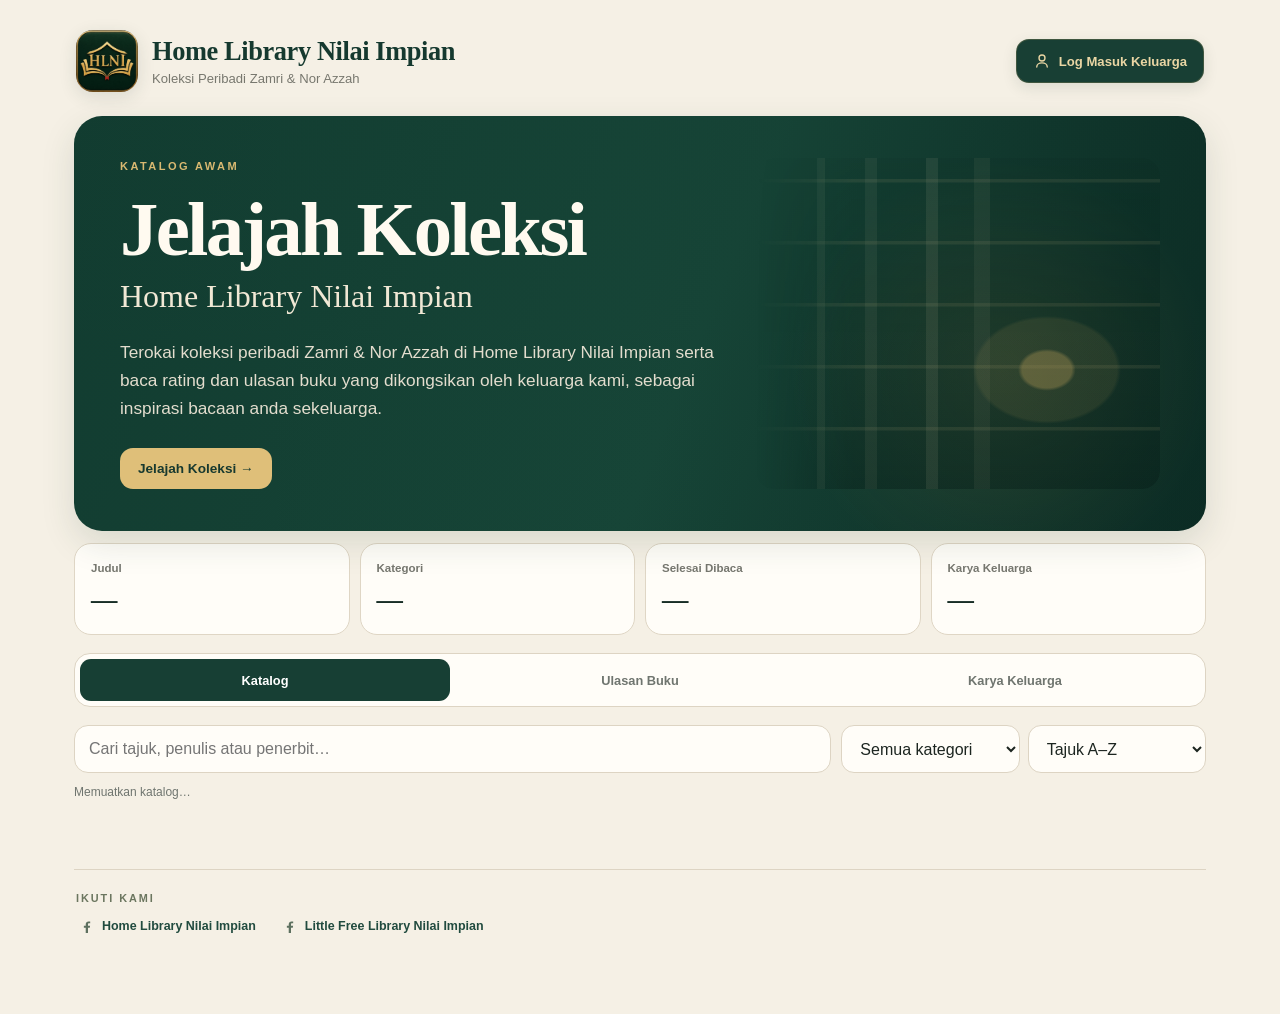
<file: index.html>
<!doctype html>
<html lang="ms">
<head>
  <meta charset="utf-8">
  <meta name="viewport" content="width=device-width,initial-scale=1,viewport-fit=cover">
  <meta name="theme-color" content="#1f3b32">
  <title>Katalog Awam · Home Library Nilai Impian</title>
  <meta name="description" content="Katalog awam Koleksi Peribadi Zamri & Nor Azzah">

  <!-- v2.0.0: if Supabase recovery falls back to the public Site URL,
       reroute it to family.html BEFORE public.js can consume the auth hash. -->
  <script src="./hlni-auth-recovery-router.js?v=2.0.0"></script>

  <link rel="manifest" href="./manifest.webmanifest?v=9.0.0">
  <link rel="icon" href="./assets/favicon-v9.ico?v=9.0.0" sizes="any">
  <link rel="icon" type="image/png" sizes="32x32" href="./assets/favicon-32-v9.png?v=9.0.0">
  <link rel="apple-touch-icon" sizes="180x180" href="./assets/icon-180-v9.png?v=9.0.0">
  <link rel="stylesheet" href="./styles.css?v=6.2.0">
  <link rel="stylesheet" href="./final-v8.css?v=8.0.1">
  <link rel="stylesheet" href="./hlni-v8-5.css?v=8.6.0">
  <link rel="stylesheet" href="./hlni-location.css?v=1.0.0">

  <style>
    /* V8.6.2 — Public synopsis spacing */
    .public-synopsis-section {
      margin-top: 22px;
    }

    .public-synopsis-section .eyebrow {
      margin-bottom: 12px;
    }
  </style>
</head>
<body class="public-body public-v8">
  <div class="public-shell public-shell-v8">
    <header class="public-header public-header-v8">
      <div class="public-brand public-brand-v8">
        <img class="public-logo" src="./assets/logo-main.jpeg?v=9.0.0" alt="Home Library Nilai Impian">
        <div>
          <h1>Home Library Nilai Impian</h1>
          <p>Koleksi Peribadi Zamri &amp; Nor Azzah</p>
        </div>
      </div>
      <a class="public-login public-login-v8" href="./family.html" aria-label="Log Masuk Keluarga">
        <svg viewBox="0 0 24 24" aria-hidden="true"><path d="M12 12a4 4 0 1 0 0-8 4 4 0 0 0 0 8Zm-7 8c0-3.1 3.1-5.5 7-5.5s7 2.4 7 5.5" fill="none" stroke="currentColor" stroke-width="1.8" stroke-linecap="round"/></svg>
        <span>Log Masuk Keluarga</span>
      </a>
    </header>

    <section class="public-hero public-hero-v8" aria-labelledby="public-hero-title">
      <div class="public-hero-copy-v8">
        <p class="public-hero-eyebrow">KATALOG AWAM</p>
        <h1 id="public-hero-title">Jelajah Koleksi</h1>
        <h2>Home Library Nilai Impian</h2>
        <p class="public-hero-body">Terokai koleksi peribadi Zamri &amp; Nor Azzah di Home Library Nilai Impian serta baca rating dan ulasan buku yang dikongsikan oleh keluarga kami, sebagai inspirasi bacaan anda sekeluarga.</p>
        <div class="public-hero-actions">
          <button id="public-cta-browse" class="public-cta public-cta-primary" type="button">Jelajah Koleksi <span aria-hidden="true">→</span></button>
        </div>
      </div>
      <div class="public-hero-atmosphere" aria-hidden="true"></div>
    </section>

    <section class="public-stats public-stats-v8" aria-label="Ringkasan koleksi">
      <article class="stat-card public-stat-card"><span class="stat-label">Judul</span><strong id="public-stat-titles">—</strong></article>
      <article class="stat-card public-stat-card"><span class="stat-label">Kategori</span><strong id="public-stat-categories">—</strong></article>
      <article class="stat-card public-stat-card"><span class="stat-label">Selesai Dibaca</span><strong id="public-stat-reads">—</strong></article>
      <article class="stat-card public-stat-card"><span class="stat-label">Karya Keluarga</span><strong id="public-stat-family-works">—</strong></article>
    </section>

    <nav id="public-section-nav" class="public-section-nav public-section-nav-v8" aria-label="Menu awam">
      <button class="public-section-btn active" data-public-view="catalogue" type="button">Katalog</button>
      <button class="public-section-btn" data-public-view="reviews" type="button">Ulasan Buku</button>
      <button class="public-section-btn" data-public-view="familyworks" type="button">Karya Keluarga</button>
    </nav>

    <section id="public-view-catalogue" class="public-content-section">
      <div class="public-search-panel public-search-panel-v8">
        <input id="public-search" type="search" autocomplete="off" placeholder="Cari tajuk, penulis atau penerbit…">
        <div class="public-filter-grid">
          <select id="public-category" aria-label="Pilih kategori"><option value="">Semua kategori</option></select>
          <select id="public-sort" aria-label="Susun mengikut">
            <option value="TITLE_ASC">Tajuk A–Z</option>
            <option value="TITLE_DESC">Tajuk Z–A</option>
            <option value="NEWEST">Terbaru Ditambah</option>
          </select>
        </div>
      </div>
      <p class="public-note" id="public-meta">Memuatkan katalog…</p>
      <div id="public-grid" class="public-grid"></div>
      <div class="public-load-more"><button id="public-load-more" class="btn btn-secondary hidden" type="button">Muat Lagi</button></div>
    </section>

    <section id="public-view-reviews" class="public-content-section hidden">
      <div class="public-section-heading compact-public-heading">
        <h2>Ulasan Buku</h2>
      </div>
      <div class="public-reading-toolbar public-review-toolbar-v8">
        <div class="review-search-sort-row public-review-search-sort-row">
          <input id="public-reading-search" type="search" autocomplete="off" placeholder="Cari tajuk, penulis atau pengulas…">
          <select id="public-reading-sort" class="review-date-sort" aria-label="Susun ulasan mengikut tarikh habis baca">
            <option value="FINISHED_DESC">Tarikh Habis Baca — Terbaru</option>
            <option value="FINISHED_ASC">Tarikh Habis Baca — Terlama</option>
          </select>
        </div>
        <div class="filter-row star-filter-row compact-star-filters" aria-label="Tapis ulasan ikut rating">
          <button class="pill active" data-public-review-rating="" type="button">Semua</button>
          <button class="pill star-filter" data-public-review-rating="5" type="button">5★</button>
          <button class="pill star-filter" data-public-review-rating="4" type="button">4★</button>
          <button class="pill star-filter" data-public-review-rating="3" type="button">3★</button>
          <button class="pill star-filter" data-public-review-rating="2" type="button">2★</button>
          <button class="pill star-filter" data-public-review-rating="1" type="button">1★</button>
        </div>
      </div>
      <p class="public-note" id="public-reading-meta">Memuatkan ulasan…</p>
      <div id="public-reading-list" class="public-reading-list"></div>
    </section>

    <section id="public-view-familyworks" class="public-content-section hidden">
      <div class="public-section-heading compact-public-heading">
        <h2>Karya Keluarga</h2>
      </div>
      <p class="public-note" id="public-familyworks-meta">Memuatkan karya keluarga…</p>
      <div id="public-familyworks-grid" class="public-grid"></div>
    </section>

    <footer class="public-social-footer" aria-label="Media sosial Home Library Nilai Impian">
      <p class="eyebrow">IKUTI KAMI</p>
      <div class="public-social-links">
        <a href="https://facebook.com/homelibrarynilaiimpian" target="_blank" rel="noopener noreferrer" aria-label="Facebook Home Library Nilai Impian, buka di tab baharu">
          <svg viewBox="0 0 24 24" aria-hidden="true"><path d="M13.5 21v-8h2.7l.4-3h-3.1V8.1c0-.9.3-1.6 1.6-1.6h1.7V3.8c-.3 0-1.3-.1-2.5-.1-2.5 0-4.2 1.5-4.2 4.3v2h-2.8v3h2.8v8h3.4Z" fill="currentColor"/></svg>
          <span>Home Library Nilai Impian</span>
        </a>
        <a href="https://facebook.com/littlefreelibrarynilaiimpian" target="_blank" rel="noopener noreferrer" aria-label="Facebook Little Free Library Nilai Impian, buka di tab baharu">
          <svg viewBox="0 0 24 24" aria-hidden="true"><path d="M13.5 21v-8h2.7l.4-3h-3.1V8.1c0-.9.3-1.6 1.6-1.6h1.7V3.8c-.3 0-1.3-.1-2.5-.1-2.5 0-4.2 1.5-4.2 4.3v2h-2.8v3h2.8v8h3.4Z" fill="currentColor"/></svg>
          <span>Little Free Library Nilai Impian</span>
        </a>
      </div>
    </footer>
  </div>

  <dialog id="public-book-dialog" class="public-dialog">
    <div class="dialog-head"><button id="public-close-dialog" class="icon-btn" type="button">×</button></div>
    <div id="public-book-detail" class="public-detail"></div>
  </dialog>

  <script type="module" src="./public.js?v=8.6.0"></script>
  <script type="module" src="./hlni-v8-3.js?v=8.5.0"></script>
  <script type="module" src="./hlni-location-public.js?v=1.0.0"></script>
</body>
</html>
</file>
<file: styles.css>
:root{--bg:#f4f0e7;--surface:#fffdf8;--surface2:#ebe4d6;--ink:#1c2520;--muted:#6f756f;--green:#1f3b32;--green2:#315548;--burgundy:#6c2d34;--gold:#c3a66c;--line:#ded6c6;--shadow:0 10px 30px rgba(31,59,50,.08);--radius:20px}
*{box-sizing:border-box}html{background:var(--bg)}body{margin:0;font-family:-apple-system,BlinkMacSystemFont,"Segoe UI",Roboto,Helvetica,Arial,sans-serif;background:radial-gradient(circle at 80% -10%,rgba(195,166,108,.22),transparent 30rem),var(--bg);color:var(--ink);min-height:100vh}button,input,textarea,select{font:inherit}button{cursor:pointer}a{color:inherit}.hidden{display:none!important}.muted{color:var(--muted)}.tiny{font-size:.78rem;line-height:1.5}.eyebrow{font-size:.68rem;font-weight:800;letter-spacing:.18em;margin:0 0 .45rem;color:var(--green2)}.eyebrow.light{color:#d9cfb9}h1,h2,h3{font-family:Georgia,"Times New Roman",serif;margin:.1rem 0;font-weight:600}h1{font-size:clamp(2rem,7vw,3.4rem);line-height:1.02}h2{font-size:1.8rem}h3{font-size:1.5rem}
.auth-screen{min-height:100svh;display:grid;place-items:center;padding:24px}.auth-card{width:min(100%,440px);background:rgba(255,253,248,.92);border:1px solid rgba(222,214,198,.8);border-radius:28px;padding:32px;box-shadow:var(--shadow)}.brand-mark{width:78px;height:78px;border-radius:21px;overflow:hidden;margin-bottom:26px;box-shadow:0 6px 16px rgba(31,59,50,.16)}.brand-mark img{width:100%;height:100%;display:block;object-fit:cover}.auth-copy{line-height:1.65;margin:14px 0 26px}.public-entry{margin:22px 0 15px;text-decoration:none;border:1px solid var(--line);background:var(--surface2);border-radius:16px;padding:12px 14px;display:grid;grid-template-columns:auto 1fr auto;gap:10px;align-items:center;color:var(--green)}.public-entry strong,.public-entry small{display:block}.public-entry small{color:var(--muted);margin-top:3px;font-size:.72rem;line-height:1.4}
.form-stack{display:grid;gap:16px}.form-stack label{display:grid;gap:7px}.form-stack label>span,.review-form label>span{font-size:.82rem;font-weight:700;color:#4e554f}input,textarea,select{width:100%;border:1px solid var(--line);background:#fff;color:var(--ink);border-radius:13px;padding:13px 14px;outline:none;transition:.18s ease}input:focus,textarea:focus,select:focus{border-color:var(--green2);box-shadow:0 0 0 3px rgba(49,85,72,.1)}input:disabled{background:#eeeae1;color:#7b7b73}.btn{border:0;border-radius:13px;padding:13px 16px;font-weight:800;text-align:center}.btn-primary{background:var(--green);color:#fff}.btn-secondary{background:var(--surface2);color:var(--green)}.btn-danger{background:#f5e3e3;color:#8b2d36}.btn-link{text-decoration:none;display:block}.link-btn{border:0;background:transparent;color:var(--green2);font-weight:800;padding:3px 4px;text-align:center}
.app-shell{max-width:980px;margin:0 auto;padding-bottom:100px}.topbar{position:sticky;top:0;z-index:20;display:flex;align-items:center;justify-content:space-between;padding:16px 18px 12px;background:rgba(244,240,231,.88);backdrop-filter:blur(14px);border-bottom:1px solid rgba(222,214,198,.5)}.topbar-brand{display:flex;align-items:center;gap:12px}.topbar-logo{width:42px;height:42px;border-radius:12px;display:block;object-fit:cover;box-shadow:0 4px 12px rgba(31,59,50,.12)}.topbar h2{font-size:1.55rem}.profile-chip{width:42px;height:42px;border-radius:50%;border:0;background:var(--green);color:#fff;display:grid;place-items:center;font-weight:900}.main-content{padding:18px}.view{animation:fade .18s ease}@keyframes fade{from{opacity:.4;transform:translateY(4px)}to{opacity:1;transform:none}}
.hero-card{background:linear-gradient(135deg,var(--green),#28493e);color:#f8f1df;padding:26px;border-radius:26px;min-height:220px;display:flex;justify-content:space-between;align-items:flex-end;box-shadow:var(--shadow);overflow:hidden;gap:18px}.hero-card p:last-child{margin:.7rem 0 0;color:#e5dbc6}.hero-logo-wrap{display:flex;align-items:flex-end;justify-content:flex-end;min-width:120px}.hero-logo{width:min(34vw,180px);height:auto;display:block;filter:drop-shadow(0 10px 24px rgba(0,0,0,.25));border-radius:22px}.stats-grid{display:grid;grid-template-columns:repeat(3,1fr);gap:10px;margin:14px 0 28px}.stats-grid-four{grid-template-columns:repeat(4,1fr)}.stat-card{background:var(--surface);border:1px solid var(--line);border-radius:17px;padding:15px;min-height:92px}.stat-card strong{display:block;font-size:1.65rem;font-family:Georgia,serif;margin-top:10px}.stat-label{font-size:.75rem;color:var(--muted);font-weight:700}
.section-heading{display:flex;align-items:end;justify-content:space-between;gap:12px;margin:18px 2px 12px}.section-heading.standalone{align-items:start;margin-top:4px;margin-bottom:18px}.section-heading p{margin:.35rem 0 0;line-height:1.5}.text-btn{border:0;background:transparent;color:var(--green);font-weight:800;padding:8px}.panel{background:var(--surface);border:1px solid var(--line);border-radius:22px;padding:18px;box-shadow:0 4px 16px rgba(31,59,50,.03)}
.book-list{display:grid;gap:10px}.book-row{width:100%;border:1px solid var(--line);background:var(--surface);border-radius:18px;padding:11px;display:grid;grid-template-columns:56px 1fr auto;gap:13px;align-items:center;text-align:left}.book-cover{width:56px;height:76px;border-radius:8px;background:#dcd5c5;object-fit:cover;display:block}.cover-placeholder{display:grid;place-items:center;color:#777064;font-family:Georgia,serif;font-size:.85rem;font-weight:700}.book-main{min-width:0}.book-title{font-family:Georgia,serif;font-weight:700;font-size:1rem;line-height:1.25;margin-bottom:5px}.book-sub{font-size:.78rem;color:var(--muted);white-space:nowrap;overflow:hidden;text-overflow:ellipsis;line-height:1.55}.chev{color:#948e83;font-size:1.4rem;padding:4px}.status{display:inline-flex;align-items:center;font-size:.65rem;font-weight:900;letter-spacing:.05em;padding:4px 7px;border-radius:999px;margin-top:5px;background:#e6efe9;color:#315548}.status.BORROWED{background:#f1e8d5;color:#80652b}.status.MISSING,.status.REPAIR{background:#f5e1e1;color:#8a3037}.mini-categories,.category-chips{display:flex;gap:5px;flex-wrap:wrap;margin:6px 0}.mini-categories span,.category-chips span{font-size:.62rem;font-weight:800;padding:3px 7px;border-radius:999px;background:#f2ead9;color:#6f592e}.category-chips{margin:9px 0 5px}.category-chips span{font-size:.7rem;padding:5px 8px}
.search-wrap{position:sticky;top:81px;z-index:10;background:var(--bg);padding:2px 0 10px}.search-wrap input{border-radius:16px;padding:14px 16px;box-shadow:0 6px 16px rgba(31,59,50,.04)}.catalogue-controls{display:grid;gap:8px}.filter-row{display:flex;gap:8px;overflow:auto;padding-bottom:3px}.pill{flex:none;border:1px solid var(--line);background:var(--surface);border-radius:999px;padding:8px 13px;font-size:.78rem;font-weight:800;color:var(--muted)}.pill.active{background:var(--green);color:#fff;border-color:var(--green)}.category-filter{background:var(--surface);font-weight:700;color:var(--green);padding:10px 12px}.catalogue-meta{font-size:.78rem;margin:9px 2px 12px}
.two-col{grid-template-columns:1fr 1fr}.two-col .full{grid-column:1/-1}.action-row{display:flex;gap:9px;flex-wrap:wrap}.action-row .btn{flex:1;min-width:140px}hr{border:0;border-top:1px solid var(--line);width:100%;margin:8px 0}.activity-list{display:grid;gap:10px}.activity-row{background:var(--surface);border:1px solid var(--line);border-radius:16px;padding:14px;display:grid;grid-template-columns:38px 1fr;gap:11px}.activity-dot{width:38px;height:38px;border-radius:12px;background:var(--surface2);display:grid;place-items:center;font-weight:900;color:var(--green)}.activity-row strong{font-size:.87rem}.activity-row p{font-size:.78rem;color:var(--muted);margin:4px 0 0;line-height:1.5}
.reading-feed{display:grid;gap:9px}.reading-feed-row{border:1px solid var(--line);background:var(--surface);border-radius:17px;padding:10px;display:grid;grid-template-columns:42px 1fr auto;gap:10px;text-align:left;align-items:center}.reading-cover{width:42px;height:56px;border-radius:7px;object-fit:cover;background:#ded6c6}.reading-feed-row strong{font-size:.82rem}.reading-feed-row p{margin:4px 0 0;color:var(--muted);font-size:.76rem;line-height:1.45}.stars{color:#a47a24;letter-spacing:.04em}
.scanner-panel{margin-bottom:14px}.scanner-head{display:flex;justify-content:space-between;gap:12px;align-items:start}.scanner-badge{font-size:.65rem;font-weight:900;letter-spacing:.08em;border-radius:999px;padding:6px 8px;background:#e8dfc7;color:#6f592e}.isbn-action-row{display:grid;grid-template-columns:1fr auto auto;gap:8px;margin-top:14px}.isbn-reader{margin-top:14px;border-radius:18px;overflow:hidden;background:#111}.isbn-reader video{border-radius:16px}.metadata-status{margin-top:10px;line-height:1.5}
.bottom-nav{position:fixed;z-index:30;bottom:0;left:50%;transform:translateX(-50%);width:min(100%,980px);display:grid;grid-template-columns:repeat(5,1fr);background:rgba(255,253,248,.96);backdrop-filter:blur(18px);border-top:1px solid var(--line);padding:8px max(8px,env(safe-area-inset-right)) calc(8px + env(safe-area-inset-bottom)) max(8px,env(safe-area-inset-left))}.nav-btn{border:0;background:transparent;color:#8a8d88;display:grid;gap:3px;place-items:center;font-size:.65rem;padding:6px 4px;font-weight:700}.nav-btn.active{color:var(--green)}.nav-icon{font-size:1.35rem;line-height:1}.add-nav{transform:translateY(-14px)}.nav-plus{width:46px;height:46px;border-radius:50%;background:var(--green);color:#fff;display:grid;place-items:center;font-size:1.8rem;box-shadow:0 8px 18px rgba(31,59,50,.23)}
.book-dialog{border:0;border-radius:24px 24px 0 0;width:min(100%,680px);max-width:none;max-height:90svh;margin:auto auto 0;padding:0;background:var(--surface);color:var(--ink);box-shadow:0 -14px 40px rgba(0,0,0,.15)}.book-dialog::backdrop{background:rgba(18,27,23,.45);backdrop-filter:blur(2px)}.dialog-head{position:sticky;top:0;z-index:2;display:flex;justify-content:flex-end;align-items:center;padding:12px 14px 8px;background:linear-gradient(var(--surface),rgba(255,253,248,.94))}.edit-dialog .dialog-head{justify-content:space-between;padding:18px 20px 8px}.icon-btn{width:38px;height:38px;border-radius:50%;border:0;background:var(--surface2);color:var(--ink);font-size:1.35rem}.detail-wrap{padding:0 20px 28px}.detail-top{display:grid;grid-template-columns:92px 1fr;gap:17px;align-items:start}.detail-cover{width:92px;height:128px;border-radius:10px;object-fit:cover;background:#ded6c6}.detail-title{font-size:1.55rem;line-height:1.1;margin-top:6px}.detail-author{color:var(--muted);margin:.5rem 0;line-height:1.45}.book-description{margin-top:18px;padding:14px;border-radius:15px;background:var(--surface2);font-size:.86rem;line-height:1.65;white-space:pre-line}.detail-grid{display:grid;grid-template-columns:1fr 1fr;gap:1px;background:var(--line);border:1px solid var(--line);border-radius:16px;overflow:hidden;margin-top:20px}.detail-item{background:var(--surface);padding:12px}.detail-item span{display:block;font-size:.68rem;color:var(--muted);font-weight:800;text-transform:uppercase;letter-spacing:.06em}.detail-item strong{display:block;font-size:.86rem;margin-top:5px;word-break:break-word}.detail-actions{display:flex;gap:8px;margin-top:18px}.detail-actions .btn{flex:1}.detail-note{margin-top:14px}.dialog-form{padding:12px 20px 28px}
.review-section{margin-top:28px;padding-top:22px;border-top:1px solid var(--line)}.review-title{display:flex;justify-content:space-between;align-items:end;margin-bottom:12px}.reviews-list{display:grid;gap:9px}.review-card{border:1px solid var(--line);border-radius:16px;padding:13px;background:#fff}.review-card.my-review{border-color:#c3a66c;background:#fffaf0}.review-card-head{display:flex;align-items:center;justify-content:space-between;gap:8px}.review-card p{font-size:.84rem;line-height:1.55;margin:8px 0}.review-card small{font-size:.7rem;color:var(--muted)}.reading-badge{font-size:.62rem;font-weight:900;border-radius:999px;padding:5px 7px;background:#ede8de;color:#5e625f}.reading-badge.READING{background:#e4efe9;color:#315548}.reading-badge.READ{background:#e8dfc7;color:#6b5422}.reading-badge.DNF{background:#f2e2e2;color:#84363c}.review-form{margin-top:13px;box-shadow:none}.review-form-grid{display:grid;grid-template-columns:1fr 1fr;gap:12px;margin:14px 0}.review-form-grid label{display:grid;gap:7px}.review-form-grid .full{grid-column:1/-1}
.empty{padding:34px 20px;text-align:center;border:1px dashed var(--line);border-radius:18px;color:var(--muted)}.empty.compact{padding:20px 14px;font-size:.8rem}.toast{position:fixed;z-index:100;top:18px;left:50%;transform:translate(-50%,-20px);background:#17261f;color:#fff;padding:11px 15px;border-radius:999px;opacity:0;pointer-events:none;transition:.2s;box-shadow:var(--shadow);font-size:.8rem;font-weight:700;max-width:90vw;text-align:center}.toast.show{opacity:1;transform:translate(-50%,0)}.toast.error{background:#8a3037}
.archive-back{margin:0 0 14px}.archive-list{display:grid;gap:12px}.archive-card{background:var(--surface);border:1px solid var(--line);border-radius:18px;padding:12px;display:grid;grid-template-columns:56px 1fr;gap:13px}.archive-card .book-cover{grid-row:1/3}.archive-main{min-width:0}.archive-meta{font-size:.76rem;color:var(--muted);margin-top:5px;line-height:1.5}.archive-actions{grid-column:2;display:flex;gap:8px;flex-wrap:wrap}.archive-actions .btn{padding:9px 12px;font-size:.76rem}.btn-delete-permanent{background:#8a3037;color:#fff}
/* Public visitor site */
.public-body{min-height:100svh}.public-shell{max-width:1120px;margin:0 auto;padding:18px 18px 60px}.public-header{display:flex;align-items:center;justify-content:space-between;gap:16px;padding:10px 0 22px}.public-brand{display:flex;align-items:center;gap:12px}.public-logo{width:58px;height:58px;border-radius:16px;object-fit:cover}.public-brand h1{font-size:1.35rem}.public-brand p{margin:3px 0 0;color:var(--muted);font-size:.75rem}.public-login{white-space:nowrap;text-decoration:none}.public-hero{background:linear-gradient(135deg,var(--green),#28493e);color:#fff8e9;border-radius:26px;padding:28px;display:grid;grid-template-columns:1.6fr .8fr;gap:20px;align-items:end}.public-hero p{color:#e2d9c5;line-height:1.6}.public-hero-logo{width:min(100%,190px);justify-self:end;border-radius:24px}.public-stats{display:grid;grid-template-columns:repeat(4,1fr);gap:10px;margin:12px 0 22px}.public-search-panel{position:sticky;top:0;z-index:10;padding:12px 0;background:rgba(244,240,231,.93);backdrop-filter:blur(12px);display:grid;grid-template-columns:1fr minmax(190px,260px);gap:10px}.public-grid{display:grid;grid-template-columns:repeat(3,1fr);gap:12px}.public-book-card{border:1px solid var(--line);background:var(--surface);border-radius:18px;padding:12px;text-align:left;display:grid;grid-template-columns:72px 1fr;gap:12px;min-height:120px}.public-cover{width:72px;height:100px;border-radius:9px;object-fit:cover;background:#ddd4c2}.public-book-card h3{font-size:1rem;line-height:1.25}.public-book-card p{margin:5px 0;color:var(--muted);font-size:.76rem;line-height:1.45}.public-card-meta{font-size:.7rem;color:#6f592e}.public-card-rating{font-size:.75rem;margin-top:7px}.public-load-more{display:flex;justify-content:center;margin-top:18px}.public-note{font-size:.75rem;color:var(--muted);margin:10px 0 16px;line-height:1.5}.public-dialog{border:0;border-radius:24px;width:min(calc(100% - 24px),620px);padding:0;background:var(--surface);color:var(--ink)}.public-dialog::backdrop{background:rgba(18,27,23,.48)}.public-detail{padding:0 20px 24px}
.brand-mark img,.topbar-logo,.hero-logo,.public-logo,.public-hero-logo{image-rendering:auto;-webkit-font-smoothing:antialiased;transform:translateZ(0)}
@media (min-width:720px){.main-content{padding:26px}.book-list{grid-template-columns:1fr 1fr}.auth-card{padding:40px}}
@media (max-width:820px){.stats-grid-four,.public-stats{grid-template-columns:repeat(2,1fr)}.public-grid{grid-template-columns:repeat(2,1fr)}}
@media (max-width:620px){.two-col{grid-template-columns:1fr}.two-col .full{grid-column:auto}.hero-card{min-height:205px;padding:22px}.hero-logo{width:120px}.isbn-action-row{grid-template-columns:1fr 1fr}.isbn-action-row input{grid-column:1/-1}.review-form-grid{grid-template-columns:1fr}.review-form-grid .full{grid-column:auto}.public-header{align-items:flex-start}.public-login{padding:10px 12px;font-size:.75rem}.public-hero{grid-template-columns:1fr;padding:22px}.public-hero-logo{display:none}.public-search-panel{grid-template-columns:1fr}.public-grid{grid-template-columns:1fr}}
@media(max-width:420px){.archive-actions{grid-column:1/-1}.archive-card .book-cover{grid-row:auto}.detail-grid{grid-template-columns:1fr}.stats-grid-four{grid-template-columns:repeat(2,1fr)}.public-brand h1{font-size:1.05rem}.public-logo{width:48px;height:48px}.public-shell{padding:12px 12px 50px}}

/* HLNI one-go UX patch */
.cover-picker{display:grid;grid-template-columns:96px 1fr;gap:14px;align-items:center;border:1px solid var(--line);border-radius:16px;padding:12px;background:var(--surface)}
.cover-upload-preview{width:82px;height:112px;border-radius:10px;overflow:hidden;background:var(--surface2);display:grid;place-items:center}
.cover-upload-preview img{width:100%;height:100%;object-fit:cover;display:block}.cover-upload-preview .cover-placeholder{width:100%;height:100%}
.cover-picker input[type=file]{margin-top:8px;padding:9px;background:#fff}.category-control small{line-height:1.5}
.reading-toolbar{display:grid;gap:12px;margin-bottom:14px}.reading-hub-list{display:grid;gap:10px}
.reading-hub-card{width:100%;border:1px solid var(--line);background:var(--surface);border-radius:18px;padding:12px;display:grid;grid-template-columns:56px 1fr auto;gap:13px;align-items:center;text-align:left}
.reading-hub-card .reading-meta{font-size:.78rem;color:var(--muted);line-height:1.5;margin-top:4px}.reading-hub-card .review-snippet{font-size:.8rem;margin-top:6px;line-height:1.45}
.reading-stats{margin-top:0}.category-filter option{text-align:left}
@media(max-width:520px){.cover-picker{grid-template-columns:82px 1fr}.cover-upload-preview{width:72px;height:100px}.reading-stats{grid-template-columns:repeat(2,1fr)}}

/* ONE-GO V4 refinements */
.stats-grid-two{grid-template-columns:repeat(2,1fr)}
#isbnsearch-fallback{margin-top:10px;display:inline-flex;width:auto;justify-content:center}
#isbnsearch-fallback.hidden{display:none!important}
.category-control small,.form-stack label small{display:block;margin-top:5px;line-height:1.45}
@media(max-width:520px){.stats-grid-two{grid-template-columns:repeat(2,1fr)}}

/* ONE-GO V5: internal classification status + public family reviews */
.classification-badge{display:inline-flex;align-items:center;width:max-content;margin-top:6px;padding:4px 8px;border:1px dashed currentColor;border-radius:999px;font-size:.72rem;font-weight:800;opacity:.72}
.classification-info{display:block;margin-top:6px;font-size:.78rem;line-height:1.45;color:var(--muted,#6b746f)}
.public-review-section{margin-top:22px;padding-top:18px;border-top:1px solid rgba(31,59,50,.14)}
#public-family-reviews{display:grid;gap:10px;margin-top:12px}
.public-review-card{padding:14px;border:1px solid rgba(31,59,50,.13);border-radius:16px;background:rgba(255,255,255,.58)}
.public-review-card p{margin:8px 0;line-height:1.55}
.public-review-card small{opacity:.65}
.public-review-head{display:flex;gap:10px;justify-content:space-between;align-items:flex-start}

/* V6: public menu + reading hub + cover URL option */
.public-section-nav{
  display:grid;
  grid-template-columns:1fr 1fr;
  gap:10px;
  margin:18px 0;
  padding:6px;
  border:1px solid var(--line,#ddd5c4);
  border-radius:18px;
  background:rgba(255,255,255,.72);
  position:sticky;
  top:8px;
  z-index:20;
  backdrop-filter:blur(14px);
  -webkit-backdrop-filter:blur(14px);
}
.public-section-btn{
  appearance:none;
  border:0;
  border-radius:13px;
  padding:12px 14px;
  font:inherit;
  font-weight:800;
  background:transparent;
  color:var(--muted,#6b6a62);
}
.public-section-btn.active{
  background:var(--green,#1f3b32);
  color:#fff;
}
.public-reading-heading{margin-top:8px}
.public-reading-toolbar{
  display:grid;
  gap:12px;
  margin:12px 0 8px;
}
.public-reading-toolbar input{
  width:100%;
}
.public-reading-list{
  display:grid;
  gap:14px;
  margin:14px 0 34px;
}
.public-reading-card{
  display:grid;
  grid-template-columns:72px 1fr;
  gap:14px;
  padding:16px;
  border:1px solid var(--line,#ddd5c4);
  border-radius:20px;
  background:var(--card,#fffdf8);
  box-shadow:0 8px 24px rgba(30,34,28,.05);
}
.public-reading-card .reading-cover{
  width:72px;
  height:104px;
  border-radius:10px;
  object-fit:cover;
}
.public-reading-main{min-width:0}
.public-reading-book h3{margin:0 0 4px;font-size:1.05rem}
.public-reading-book p{margin:0 0 10px;color:var(--muted,#6b6a62);font-size:.9rem}
.public-reading-review{margin:8px 0;line-height:1.55}
.cover-picker-fields{display:grid;gap:10px;min-width:0}
.cover-url-field{display:grid;gap:6px;margin-top:4px}
.cover-url-field span{font-size:.78rem;font-weight:800;color:var(--muted,#6b6a62);text-transform:uppercase;letter-spacing:.05em}

@media (max-width:640px){
  .public-section-nav{top:max(8px,env(safe-area-inset-top))}
  .public-reading-card{grid-template-columns:62px 1fr;padding:14px}
  .public-reading-card .reading-cover{width:62px;height:92px}
}


/* V6.1 iOS public navigation reliability */
.public-section-nav{position:relative!important;top:auto!important;z-index:1!important;backdrop-filter:none!important;-webkit-backdrop-filter:none!important}
.public-section-btn{touch-action:manipulation;-webkit-tap-highlight-color:rgba(31,59,50,.08);position:relative;z-index:2}

/* V6.2: star rating filters for family + public review hubs */
.star-filter-row{align-items:center}
.star-filter{min-width:58px;text-align:center;color:#8a681f}
.star-filter.active{color:#fff}
</file>
<file: final-v8.css>
/* HLNI FINAL V8 — targeted UI overrides only */

/* Shared final badges / controls */
.family-work-badge,
.public-family-work-badge{
  display:inline-flex;
  align-items:center;
  width:max-content;
  border:1px solid rgba(166,126,49,.34);
  background:#f6edd9;
  color:#755b24;
  border-radius:999px;
  padding:4px 8px;
  font-size:.66rem;
  font-weight:850;
  letter-spacing:.02em;
  margin-top:6px;
}
.family-work-toggle{
  grid-template-columns:auto 1fr!important;
  align-items:flex-start;
  gap:11px!important;
  border:1px solid var(--line);
  background:#fbf8f0;
  border-radius:15px;
  padding:12px 14px;
}
.family-work-toggle input{
  width:20px;
  height:20px;
  margin:2px 0 0;
  accent-color:var(--green);
}
.family-work-toggle>span{display:block!important}
.family-work-toggle strong{display:block;font-size:.85rem;color:var(--ink)}
.family-work-toggle small{margin-top:3px!important}

/* Family Ulasan page */
.compact-section-heading{margin-bottom:10px!important}
.compact-review-toolbar{padding:14px;margin-bottom:8px;gap:10px}
.compact-review-toolbar input{padding:12px 13px}
.compact-star-filters{gap:6px;padding-bottom:0}
.compact-star-filters .pill{padding:7px 10px;font-size:.74rem;min-width:auto}
.review-hub-card{align-items:start}
.review-hub-main{min-width:0}
.review-book-meta{font-size:.74rem;color:var(--muted);margin-top:3px;line-height:1.35}
.review-byline{display:flex;gap:7px;align-items:center;flex-wrap:wrap;margin-top:7px;font-size:.76rem}
.review-byline .stars{font-size:.78rem}
.review-snippet-clamp{
  display:-webkit-box;
  -webkit-box-orient:vertical;
  -webkit-line-clamp:4;
  overflow:hidden;
}

/* Public premium landing */
.public-v8{
  background:#f5f0e5;
  color:#1a2721;
}
.public-shell-v8{
  max-width:1180px;
  padding:22px 24px 70px;
}
.public-header-v8{
  padding:8px 2px 24px;
  align-items:center;
}
.public-brand-v8{gap:14px;min-width:0}
.public-brand-v8 .public-logo{
  width:62px;
  height:62px;
  border-radius:17px;
  box-shadow:0 5px 18px rgba(31,59,50,.12);
}
.public-brand-v8 h1{
  font-family:Georgia,"Times New Roman",serif;
  color:#15392f;
  font-size:clamp(1.2rem,2.1vw,1.65rem);
  line-height:1.05;
  letter-spacing:-.015em;
}
.public-brand-v8 p{
  margin:5px 0 0;
  font-size:.82rem;
  color:#77776e;
}
.public-login-v8{
  display:inline-flex;
  align-items:center;
  gap:8px;
  text-decoration:none;
  border-radius:13px;
  background:#183f34;
  color:#ead6a4;
  padding:12px 16px;
  font-weight:800;
  font-size:.82rem;
  border:1px solid rgba(201,169,101,.22);
  box-shadow:0 5px 15px rgba(31,59,50,.11);
}
.public-login-v8 svg{width:18px;height:18px;flex:none}
.public-login-v8:hover{background:#214b3f}

.public-hero-v8{
  position:relative;
  isolation:isolate;
  overflow:hidden;
  min-height:390px;
  border-radius:28px;
  padding:42px 46px;
  display:grid;
  grid-template-columns:minmax(0,1.2fr) minmax(240px,.8fr);
  align-items:center;
  gap:30px;
  background:
    radial-gradient(circle at 82% 62%,rgba(194,155,79,.16),transparent 22%),
    linear-gradient(112deg,#123d31 0%,#174638 55%,#0d2f27 100%);
  color:#fffaf0;
  box-shadow:0 12px 34px rgba(31,59,50,.13);
}
.public-hero-v8::after{
  content:"";
  position:absolute;
  inset:0;
  z-index:-1;
  pointer-events:none;
  background:linear-gradient(90deg,rgba(8,35,28,.04) 0%,rgba(8,35,28,.03) 50%,rgba(8,35,28,.28) 100%);
}
.public-hero-copy-v8{max-width:650px}
.public-hero-eyebrow{
  color:#d9b971!important;
  font-size:.69rem;
  font-weight:900;
  letter-spacing:.22em;
  margin:0 0 17px;
}
.public-hero-v8 h1{
  font-family:Georgia,"Times New Roman",serif;
  font-size:clamp(2.8rem,6vw,5.4rem);
  line-height:.96;
  margin:0;
  letter-spacing:-.035em;
  font-weight:600;
}
.public-hero-v8 h2{
  font-family:Georgia,"Times New Roman",serif;
  font-size:clamp(1.35rem,2.8vw,2rem);
  line-height:1.12;
  font-weight:500;
  margin:13px 0 0;
  color:#f1e8d5;
}
.public-hero-body{
  max-width:610px;
  font-size:clamp(.95rem,1.5vw,1.08rem);
  line-height:1.7;
  color:#e3ddce!important;
  margin:24px 0 0!important;
}
.public-hero-actions{display:flex;gap:10px;flex-wrap:wrap;margin-top:26px}
.public-cta{
  border-radius:13px;
  padding:12px 17px;
  font-weight:850;
  font-size:.85rem;
  border:1px solid transparent;
  transition:transform .16s ease,background .16s ease;
}
.public-cta:hover{transform:translateY(-1px)}
.public-cta-primary{background:#dfbf79;color:#17392f}
.public-cta-secondary{background:transparent;color:#e5cb91;border-color:rgba(229,203,145,.65)}
.public-hero-atmosphere{
  min-height:275px;
  align-self:stretch;
  opacity:.78;
  border-radius:18px;
  background:
    radial-gradient(ellipse at 72% 64%,rgba(217,177,96,.45) 0 6%,rgba(217,177,96,.12) 7% 17%,transparent 18%),
    linear-gradient(90deg,transparent 0 15%,rgba(232,216,180,.10) 15% 17%,transparent 17% 27%,rgba(232,216,180,.08) 27% 30%,transparent 30% 42%,rgba(232,216,180,.11) 42% 45%,transparent 45% 54%,rgba(232,216,180,.07) 54% 58%,transparent 58% 100%),
    repeating-linear-gradient(0deg,transparent 0 58px,rgba(216,190,137,.12) 59px 62px),
    linear-gradient(180deg,rgba(5,27,22,.05),rgba(5,27,22,.48));
  mask-image:linear-gradient(90deg,transparent 0%,#000 24%,#000 100%);
  -webkit-mask-image:linear-gradient(90deg,transparent 0%,#000 24%,#000 100%);
}

/* Compact public stats = feature strip */
.public-stats-v8{
  grid-template-columns:repeat(4,1fr)!important;
  gap:10px;
  margin:12px 0 18px;
}
.public-stat-card{
  min-height:92px;
  border-radius:17px;
  padding:14px 16px;
  background:#fffdf8;
  border:1px solid #dfd6c5;
  box-shadow:none;
}
.public-stat-card .stat-label{font-size:.72rem;color:#76776f}
.public-stat-card strong{font-size:1.65rem;margin-top:8px;color:#172d25}

/* Public tabs */
.public-section-nav-v8{
  position:relative!important;
  top:auto!important;
  z-index:1!important;
  display:grid!important;
  grid-template-columns:repeat(3,1fr)!important;
  gap:5px!important;
  padding:5px!important;
  margin:16px 0 18px!important;
  border:1px solid #ddd4c3!important;
  border-radius:16px!important;
  background:#fffdf8!important;
  backdrop-filter:none!important;
  -webkit-backdrop-filter:none!important;
}
.public-section-nav-v8 .public-section-btn{
  border-radius:11px;
  padding:10px 12px;
  font-size:.8rem;
  min-height:42px;
}
.public-section-nav-v8 .public-section-btn.active{background:#173f34;color:#fff}

.public-content-section{scroll-margin-top:16px}
.public-search-panel-v8{
  position:relative!important;
  top:auto!important;
  z-index:1!important;
  padding:0!important;
  background:transparent!important;
  backdrop-filter:none!important;
  display:grid!important;
  grid-template-columns:minmax(0,1.35fr) minmax(300px,.65fr)!important;
  gap:10px!important;
  align-items:start;
}
.public-search-panel-v8>input,
.public-review-toolbar-v8>input{
  border-radius:14px;
  border-color:#ddd4c3;
  background:#fffdf8;
  min-height:48px;
}
.public-filter-grid{display:grid;grid-template-columns:1fr 1fr;gap:8px}
.public-filter-grid select{min-height:48px;background:#fffdf8;border-color:#ddd4c3}

.compact-public-heading{margin:8px 0 10px}
.compact-public-heading .eyebrow{margin-bottom:5px}
.compact-public-heading h2{font-size:1.7rem;color:#183d32}
.public-review-toolbar-v8{gap:9px;margin:0 0 3px}
.public-review-toolbar-v8 .compact-star-filters{padding-bottom:0}

/* Public book cards */
.public-grid{gap:11px}
.public-book-card{
  border-radius:17px;
  border-color:#dfd6c5;
  padding:11px;
  box-shadow:none;
  transition:border-color .16s ease,transform .16s ease;
}
.public-book-card:hover{border-color:#cdbd9d;transform:translateY(-1px)}
.public-book-card-main{min-width:0}
.public-book-title-line{display:flex;align-items:flex-start;gap:7px;flex-wrap:wrap}
.public-book-title-line h3{flex:1;min-width:140px;margin:0}
.public-family-work-badge{margin:0;font-size:.59rem;padding:3px 6px}
.public-card-meta{margin-top:2px}

/* Public Ulasan cards */
.public-reading-list{gap:11px;margin-top:10px}
.public-review-list-card{
  border-radius:17px;
  border-color:#dfd6c5;
  box-shadow:none;
  padding:13px;
}
.public-review-list-card .reading-cover{width:66px;height:96px}
.public-reading-book h3{
  font-size:.98rem!important;
  line-height:1.28;
  margin:0 0 3px!important;
}
.public-reading-book p{font-size:.76rem!important;margin-bottom:8px!important}
.public-review-list-head{align-items:center}
.public-reviewer-line{display:flex;align-items:center;gap:8px;flex-wrap:wrap;min-width:0}
.public-reviewer-line strong{font-size:.8rem}
.public-reviewer-line .stars{font-size:.78rem}
.public-reading-review{font-size:.82rem;line-height:1.55}
.review-text-clamp{
  display:-webkit-box;
  -webkit-box-orient:vertical;
  -webkit-line-clamp:6;
  overflow:hidden;
  margin-bottom:5px!important;
}
.review-text-clamp.expanded{display:block;overflow:visible}
.review-expand-btn{
  border:0;
  background:transparent;
  padding:2px 0 6px;
  color:#315548;
  font-size:.74rem;
  font-weight:850;
  text-align:left;
}
.public-review-card-detail .public-reviewer-line strong{font-size:.86rem}

/* Dialog refinements */
.public-v8 .public-dialog{max-height:88svh;overflow:auto}
.public-v8 .public-detail{padding-bottom:26px}
.public-v8 .detail-grid{grid-template-columns:repeat(3,1fr)}

@media (max-width:820px){
  .public-shell-v8{padding:18px 18px 56px}
  .public-hero-v8{grid-template-columns:1.35fr .65fr;padding:34px 32px;min-height:350px}
  .public-stats-v8{grid-template-columns:repeat(2,1fr)!important}
  .public-search-panel-v8{grid-template-columns:1fr!important}
  .public-filter-grid{grid-template-columns:1fr 1fr}
}

@media (max-width:620px){
  .public-shell-v8{padding:12px 12px 46px}
  .public-header-v8{padding:7px 1px 15px;gap:9px}
  .public-brand-v8{gap:9px}
  .public-brand-v8 .public-logo{width:46px;height:46px;border-radius:13px}
  .public-brand-v8 h1{font-size:1rem;line-height:1.08}
  .public-brand-v8 p{font-size:.66rem;margin-top:3px}
  .public-login-v8{padding:9px 10px;font-size:.68rem;border-radius:11px;gap:5px}
  .public-login-v8 svg{width:15px;height:15px}

  .public-hero-v8{
    grid-template-columns:1fr;
    min-height:auto;
    padding:27px 22px 25px;
    border-radius:22px;
  }
  .public-hero-v8 h1{font-size:clamp(2.55rem,13vw,3.55rem)}
  .public-hero-v8 h2{font-size:1.25rem;margin-top:9px}
  .public-hero-body{font-size:.9rem;line-height:1.63;margin-top:18px!important}
  .public-hero-eyebrow{font-size:.62rem;margin-bottom:13px}
  .public-hero-actions{margin-top:20px;gap:8px}
  .public-cta{padding:10px 13px;font-size:.76rem}
  .public-hero-atmosphere{display:none}

  .public-stats-v8{gap:7px;margin:9px 0 13px}
  .public-stat-card{min-height:67px!important;padding:10px 12px!important;border-radius:14px!important}
  .public-stat-card .stat-label{font-size:.64rem}
  .public-stat-card strong{font-size:1.3rem!important;margin-top:5px!important}

  .public-section-nav-v8{margin:11px 0 14px!important;padding:4px!important;gap:3px!important}
  .public-section-nav-v8 .public-section-btn{padding:8px 6px;font-size:.69rem;min-height:38px}

  .public-filter-grid{grid-template-columns:1fr 1fr;gap:7px}
  .public-filter-grid select{font-size:.78rem;padding:11px 9px}
  .public-search-panel-v8>input{font-size:.86rem}
  .public-note{margin:8px 1px 11px}

  .compact-public-heading{margin:3px 1px 8px}
  .compact-public-heading h2{font-size:1.45rem}
  .public-review-toolbar-v8>input{font-size:.86rem}
  .compact-star-filters{gap:5px}
  .compact-star-filters .pill{font-size:.69rem;padding:6px 9px}

  .public-review-list-card{grid-template-columns:58px 1fr!important;padding:11px!important;gap:10px!important}
  .public-review-list-card .reading-cover{width:58px!important;height:84px!important}
  .public-reading-book h3{font-size:.91rem!important}
  .public-review-list-head{align-items:flex-start;gap:5px}
  .public-reviewer-line{gap:6px}
  .public-reviewer-line strong{font-size:.75rem}
  .public-reviewer-line .stars{font-size:.73rem}
  .reading-badge{font-size:.56rem;padding:4px 6px}
  .review-text-clamp{-webkit-line-clamp:5}
  .public-reading-review{font-size:.78rem}
  .review-expand-btn{font-size:.7rem}

  .public-v8 .detail-grid{grid-template-columns:1fr 1fr}

  .family-work-toggle{padding:11px 12px}
  .compact-review-toolbar{padding:12px}
  .review-hub-card{grid-template-columns:50px 1fr auto;padding:10px;gap:10px}
  .review-hub-card .book-cover{width:50px;height:70px}
  .review-hub-card .book-title{font-size:.88rem}
  .review-snippet-clamp{-webkit-line-clamp:4}
}

@media (max-width:390px){
  .public-brand-v8 p{display:none}
  .public-login-v8 span{max-width:92px;line-height:1.15;text-align:center}
  .public-filter-grid{grid-template-columns:1fr}
  .public-section-nav-v8 .public-section-btn{font-size:.64rem}
  .public-v8 .detail-grid{grid-template-columns:1fr}
}
</file>
<file: hlni-v8-5.css>
/* HLNI V8.5 — targeted family visual alignment + review sorting + public footer */

/* -------------------------------------------------------------------------- */
/* FAMILY / PRIVATE — shared public visual language                           */
/* -------------------------------------------------------------------------- */
body:not(.public-body){
  background:
    radial-gradient(circle at 78% -8%,rgba(195,166,108,.18),transparent 29rem),
    #f5f0e5;
}

.app-shell{
  max-width:1080px;
  padding-bottom:96px;
}

.family-topbar{
  padding:14px 20px;
  background:rgba(245,240,229,.94);
  border-bottom:1px solid rgba(221,212,195,.72);
  box-shadow:0 5px 18px rgba(31,59,50,.025);
}

.family-topbar-brand{
  min-width:0;
  gap:13px;
}

.family-topbar .topbar-logo{
  width:50px;
  height:50px;
  border-radius:14px;
  box-shadow:0 5px 16px rgba(31,59,50,.12);
}

.family-header-copy{
  min-width:0;
}

.family-header-copy h1{
  margin:0;
  color:#15392f;
  font-family:Georgia,"Times New Roman",serif;
  font-size:clamp(1.08rem,2.4vw,1.42rem);
  font-weight:600;
  line-height:1.08;
  letter-spacing:-.012em;
  white-space:nowrap;
  overflow:hidden;
  text-overflow:ellipsis;
}

.family-header-copy p{
  margin:4px 0 0;
  color:#77776e;
  font-size:.76rem;
  line-height:1.3;
  white-space:nowrap;
  overflow:hidden;
  text-overflow:ellipsis;
}

.family-route-title{
  position:absolute!important;
  width:1px!important;
  height:1px!important;
  padding:0!important;
  margin:-1px!important;
  overflow:hidden!important;
  clip:rect(0,0,0,0)!important;
  white-space:nowrap!important;
  border:0!important;
}

.family-topbar .profile-chip{
  flex:0 0 auto;
  width:42px;
  height:42px;
  background:#173f34;
  color:#f5e8c9;
  border:1px solid rgba(195,166,108,.28);
  box-shadow:0 5px 14px rgba(31,59,50,.11);
}

.main-content{
  padding:20px 22px 28px;
}

.family-home-hero{
  min-height:0;
  padding:22px 24px;
  border-radius:22px;
  align-items:center;
  background:linear-gradient(112deg,#123d31 0%,#174638 62%,#11372d 100%);
  box-shadow:0 10px 28px rgba(31,59,50,.10);
}

.family-home-hero>div{
  max-width:720px;
}

.family-home-hero h1{
  margin:1px 0 0;
  font-size:clamp(1.8rem,4.5vw,2.55rem);
  line-height:1.02;
  letter-spacing:-.025em;
}

.family-home-hero p:last-child{
  max-width:620px;
  margin:8px 0 0;
  color:#ded7c8;
  font-size:.88rem;
  line-height:1.55;
}

/* Family stats now mirror public feature-strip cards. */
#view-home .stats-grid-four{
  grid-template-columns:repeat(4,1fr);
  gap:10px;
  margin:12px 0 24px;
}

#view-home .stat-card{
  min-height:92px;
  padding:14px 16px;
  border-radius:17px;
  background:#fffdf8;
  border:1px solid #dfd6c5;
  box-shadow:none;
}

#view-home .stat-card .stat-label{
  color:#76776f;
  font-size:.72rem;
}

#view-home .stat-card strong{
  color:#172d25;
  margin-top:8px;
  font-size:1.65rem;
}

#view-home .section-heading{
  margin-top:22px;
  margin-bottom:11px;
  align-items:end;
}

#view-home .section-heading h3{
  color:#183d32;
  font-size:1.55rem;
}

#view-home .text-btn,
#app-shell a,
#app-shell .link-btn{
  color:#214b3f;
}

#view-home .text-btn{
  border-radius:999px;
  padding:7px 10px;
  font-size:.76rem;
}

#view-home .text-btn:hover{
  background:rgba(31,59,50,.055);
}

/* Editorial family reading activity. */
#recent-reading-list{
  gap:9px;
}

#recent-reading-list .reading-feed-row{
  grid-template-columns:48px minmax(0,1fr) auto;
  padding:11px 12px;
  border-radius:16px;
  border-color:#e1d8c8;
  background:#fffdf8;
  box-shadow:0 4px 14px rgba(31,59,50,.025);
  transition:transform .16s ease,border-color .16s ease,box-shadow .16s ease;
}

#recent-reading-list .reading-cover{
  width:48px;
  height:64px;
  border-radius:8px;
}

#recent-reading-list .reading-feed-row strong{
  display:block;
  color:#203b33;
  font-size:.82rem;
  font-weight:800;
}

#recent-reading-list .reading-feed-row p{
  margin:4px 0 0;
  color:#69716c;
  font-size:.78rem;
  line-height:1.45;
}

.hlni-editorial-book-title{
  color:#214b3f;
  font-family:Georgia,"Times New Roman",serif;
  font-weight:600;
}

.hlni-editorial-stars{
  margin-top:5px;
  font-size:.76rem;
}

@media (hover:hover){
  #recent-reading-list .reading-feed-row:hover,
  #latest-list .hlni-family-latest-card:hover{
    transform:translateY(-1px);
    border-color:rgba(184,145,69,.34);
    box-shadow:0 8px 20px rgba(31,59,50,.05);
  }
}

/* Latest collection — softer public-card language. */
#latest-list{
  gap:10px;
}

#latest-list .hlni-family-latest-card{
  padding:12px;
  border-radius:17px;
  border-color:#e0d7c6;
  background:#fffdf8;
  box-shadow:0 4px 14px rgba(31,59,50,.025);
  transition:transform .16s ease,border-color .16s ease,box-shadow .16s ease;
}

#latest-list .hlni-family-latest-card .book-cover{
  width:60px;
  height:82px;
  border-radius:9px;
}

#latest-list .hlni-family-latest-card{
  grid-template-columns:60px minmax(0,1fr) auto;
}

#latest-list .hlni-family-latest-card .book-title{
  color:#1d493b;
  font-size:1.02rem;
  font-weight:650;
}

#latest-list .hlni-family-latest-card .book-sub{
  color:#777970;
}

/* Family review toolbar / sort control. */
.review-search-sort-row{
  display:grid;
  grid-template-columns:minmax(0,1fr) minmax(240px,300px);
  gap:9px;
  width:100%;
}

.review-search-sort-row input,
.review-date-sort{
  min-height:46px;
  border-radius:13px;
  border:1px solid #ddd4c3;
  background:#fffdf8;
  color:#243b32;
}

.review-date-sort{
  padding:10px 12px;
  font-size:.78rem;
  font-weight:700;
}

.compact-review-toolbar{
  border-radius:18px;
  border-color:#dfd6c5;
  background:#fffdf8;
  box-shadow:none;
}

/* Family bottom navigation — quieter and more premium. */
.bottom-nav{
  width:min(calc(100% - 16px),1040px);
  bottom:8px;
  border:1px solid rgba(222,214,198,.95);
  border-radius:18px;
  background:rgba(255,253,248,.97);
  padding:7px max(8px,env(safe-area-inset-right)) calc(7px + env(safe-area-inset-bottom)) max(8px,env(safe-area-inset-left));
  box-shadow:0 12px 34px rgba(31,59,50,.10);
}

.nav-btn{
  color:#8a8d88;
  padding:5px 4px;
  font-size:.64rem;
}

.nav-btn.active{
  color:#173f34;
}

.add-nav{
  transform:translateY(-8px);
}

.nav-plus{
  width:40px;
  height:40px;
  font-size:1.55rem;
  background:#173f34;
  color:#f9f2e2;
  box-shadow:0 6px 14px rgba(31,59,50,.18);
}

.nav-icon{
  font-size:1.22rem;
}

/* -------------------------------------------------------------------------- */
/* PUBLIC — review sorting + discreet social footer                           */
/* -------------------------------------------------------------------------- */
.public-review-toolbar-v8{
  display:grid!important;
  gap:9px!important;
}

.public-review-search-sort-row{
  grid-template-columns:minmax(0,1fr) minmax(240px,300px);
}

.public-review-search-sort-row input{
  min-height:48px;
  border-radius:14px;
  border:1px solid #ddd4c3;
  background:#fffdf8;
}

.public-review-search-sort-row .review-date-sort{
  min-height:48px;
  background:#fffdf8;
}

.public-social-footer{
  margin-top:34px;
  padding:22px 2px 4px;
  border-top:1px solid #ddd4c3;
}

.public-social-footer .eyebrow{
  margin-bottom:10px;
  color:#6b765f;
}

.public-social-links{
  display:flex;
  flex-wrap:wrap;
  gap:8px 20px;
}

.public-social-links a{
  display:inline-flex;
  align-items:center;
  gap:7px;
  color:#214b3f;
  text-decoration:none;
  font-size:.78rem;
  font-weight:700;
  line-height:1.4;
  border-radius:8px;
  padding:4px 3px;
  transition:color .15s ease,background .15s ease;
}

.public-social-links svg{
  width:16px;
  height:16px;
  flex:none;
  color:#5d705f;
}

.public-social-links a:hover{
  color:#173f34;
  background:rgba(31,59,50,.045);
}

.public-social-links a:focus-visible{
  outline:2px solid rgba(184,145,69,.7);
  outline-offset:3px;
}

/* -------------------------------------------------------------------------- */
/* Responsive                                                                  */
/* -------------------------------------------------------------------------- */
@media (max-width:720px){
  .main-content{padding:16px 14px 24px}
  .family-topbar{padding:11px 14px}
  .family-topbar .topbar-logo{width:44px;height:44px;border-radius:12px}
  .family-header-copy h1{font-size:1.04rem}
  .family-header-copy p{font-size:.69rem}
  .family-topbar .profile-chip{width:39px;height:39px}

  .family-home-hero{padding:19px 19px;border-radius:20px}
  .family-home-hero h1{font-size:1.78rem}
  .family-home-hero p:last-child{font-size:.82rem}

  #view-home .stats-grid-four{
    grid-template-columns:repeat(2,1fr);
    gap:8px;
    margin-bottom:21px;
  }
  #view-home .stat-card{min-height:84px;padding:12px 13px}
  #view-home .stat-card strong{font-size:1.5rem}

  .review-search-sort-row,
  .public-review-search-sort-row{
    grid-template-columns:1fr;
  }

  .review-date-sort{width:100%}

  .bottom-nav{
    width:calc(100% - 12px);
    bottom:6px;
    border-radius:16px;
  }

  .public-social-footer{margin-top:28px;padding-top:18px}
  .public-social-links{display:grid;gap:7px}
}

@media (max-width:420px){
  .family-header-copy h1{font-size:.98rem}
  .family-header-copy p{font-size:.65rem}
  .family-topbar-brand{gap:9px}
  .family-topbar .topbar-logo{width:41px;height:41px}
  #recent-reading-list .reading-feed-row{grid-template-columns:44px minmax(0,1fr) auto}
  #recent-reading-list .reading-cover{width:44px;height:59px}
}

/* -------------------------------------------------------------------------- */
/* V8.6 — info popup + review interaction                                     */
/* -------------------------------------------------------------------------- */
.review-preserve-lines{
  white-space:pre-wrap;
  overflow-wrap:anywhere;
}

.public-review-book-title{
  display:block;
  width:fit-content;
  max-width:100%;
  margin:0;
  padding:0;
  border:0;
  background:transparent;
  color:#173f34;
  text-align:left;
  font-family:Georgia,"Times New Roman",serif;
  font-size:1.06rem;
  line-height:1.25;
  font-weight:700;
  cursor:pointer;
  border-radius:5px;
  -webkit-tap-highlight-color:rgba(31,59,50,.08);
}

.public-review-book-title:hover{
  color:#214b3f;
  text-decoration:underline;
  text-decoration-color:rgba(184,145,69,.55);
  text-underline-offset:3px;
}

.public-review-book-title:focus-visible{
  outline:2px solid rgba(184,145,69,.72);
  outline-offset:4px;
}

.public-six-info-grid .detail-item strong{
  overflow-wrap:anywhere;
}
</file>
<file: hlni-location.css>
.hlni-location-card-wrap{
  min-width:0;
  display:flex;
  flex-direction:column;
  gap:8px;
}
.hlni-location-card-wrap>.public-book-card{
  width:100%;
  flex:1 1 auto;
}
.hlni-card-location{
  margin-top:12px;
  padding-top:10px;
  border-top:1px solid rgba(31,59,50,.12);
  font-size:12px;
  font-weight:750;
  color:#1f3b32;
}
.hlni-card-map-btn,.hlni-detail-map-btn,.hlni-map-hero-btn{
  text-decoration:none;
}
.hlni-card-map-btn{
  display:flex;
  align-items:center;
  justify-content:center;
  min-height:42px;
  padding:9px 12px;
  border-radius:12px;
  border:1px solid #1f3b32;
  color:#1f3b32;
  background:#fffdf8;
  font-size:12px;
  font-weight:800;
  letter-spacing:.02em;
}
.hlni-card-map-btn:hover{
  background:#eef3f0;
}

/* HERO 3D BUTTON — high contrast on dark green hero */
.hlni-map-hero-btn{
  display:inline-flex;
  align-items:center;
  justify-content:center;
  background:rgba(255,253,248,.10) !important;
  color:#f8e7ba !important;
  border:1.5px solid #e7c77e !important;
  box-shadow:inset 0 0 0 1px rgba(255,255,255,.04);
  font-weight:800 !important;
  opacity:1 !important;
}
.hlni-map-hero-btn:hover,
.hlni-map-hero-btn:focus-visible{
  background:#e7c77e !important;
  color:#173b31 !important;
  border-color:#e7c77e !important;
}

.hlni-detail-location{
  display:flex;
  align-items:center;
  justify-content:space-between;
  gap:12px;
  margin-top:16px;
  padding:14px;
  border:1px solid rgba(31,59,50,.16);
  background:#f1f5f2;
  border-radius:14px;
}
.hlni-detail-location>div{
  min-width:0;
  display:grid;
  gap:4px;
}
.hlni-detail-location-label{
  font-size:10px;
  font-weight:850;
  letter-spacing:.12em;
  color:#66736d;
}
.hlni-detail-map-btn{
  flex:0 0 auto;
  display:inline-flex;
  align-items:center;
  justify-content:center;
  min-height:42px;
  padding:9px 12px;
  border-radius:11px;
  background:#1f3b32;
  color:white;
  font-size:12px;
  font-weight:800;
}
@media(max-width:560px){
  .hlni-detail-location{align-items:stretch;flex-direction:column}
  .hlni-detail-map-btn{width:100%}
}
</file>
